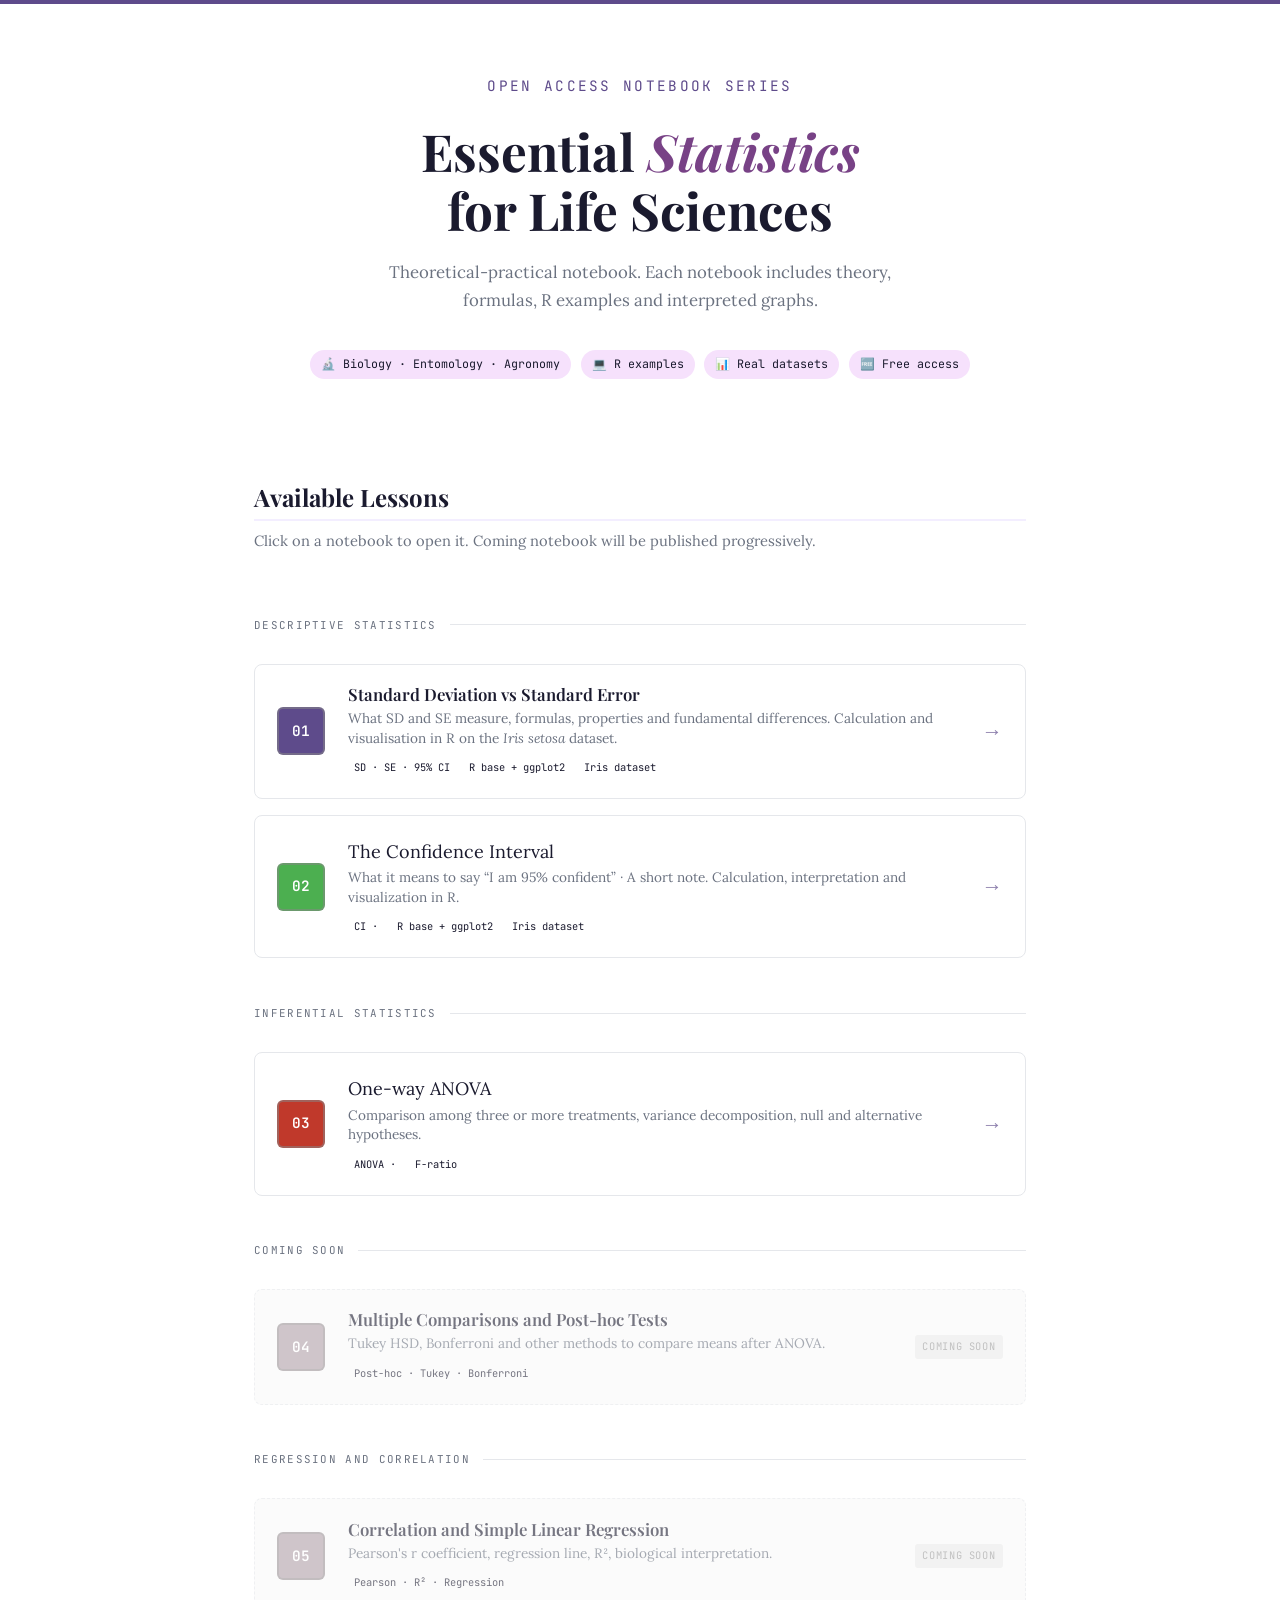
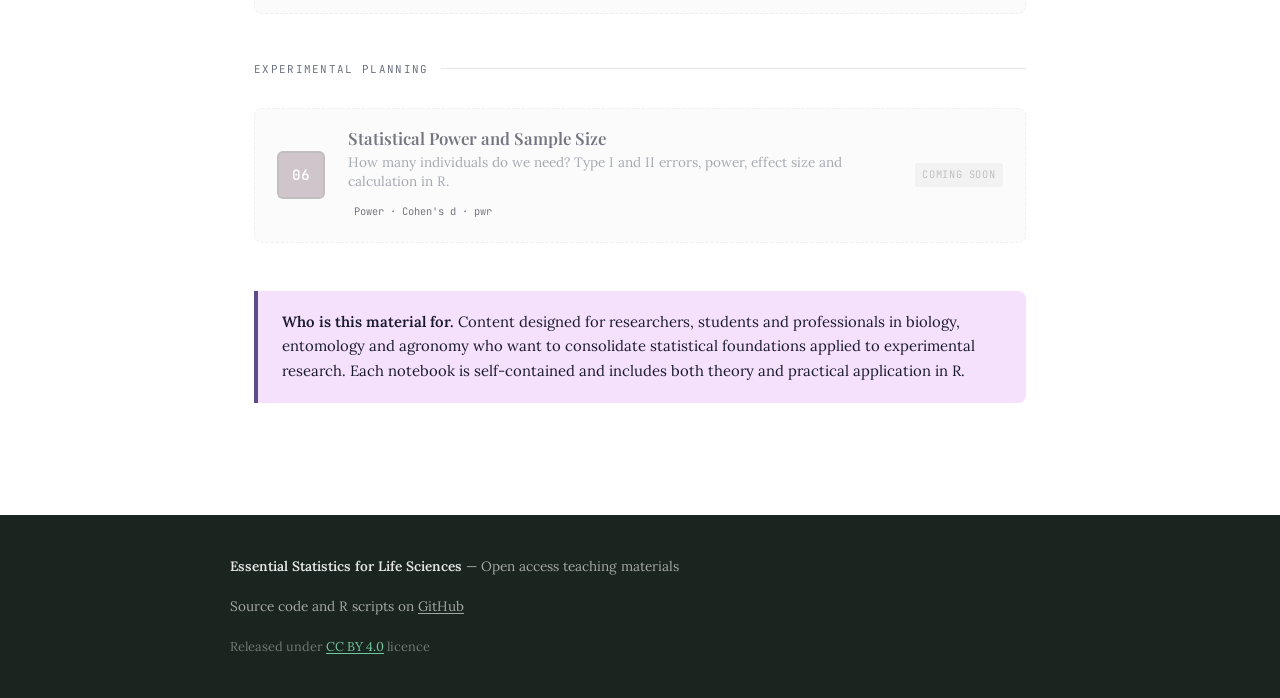
<file: index.html>
<!DOCTYPE html>
<html lang="en">
<head>
  <script defer src="https://cloud.umami.is/script.js" data-website-id="d18c2bd5-46ad-4006-9144-2deb850b11ed"></script>
<meta charset="UTF-8">
<meta name="viewport" content="width=device-width, initial-scale=1.0">
<title>Essential Statistics for Life Sciences</title>
<meta name="description" content="Series of theoretical-practical statistics notebook. Examples in R with real datasets.">
<link rel="preconnect" href="https://fonts.googleapis.com">
<link rel="preconnect" href="https://fonts.gstatic.com" crossorigin>
<link href="https://fonts.googleapis.com/css2?family=Playfair+Display:ital,wght@0,400;0,600;0,700;1,400&family=Lora:ital,wght@0,400;0,500;1,400&family=JetBrains+Mono:wght@400;500&display=swap" rel="stylesheet">
<link rel="stylesheet" href="style.css">
<style>
.hero{border-top:4px solid var(--violet);padding:4rem 1.5rem 3rem;text-align:center;background:#fff;color:var(--text)}
.hero .inner{max-width:680px;margin:0 auto}
.hero .series-label{display:inline-block;font-family:var(--mono);font-size:.90rem;letter-spacing:.16em;text-transform:uppercase;color:var(--violet);margin-bottom:1.4rem}
.hero h1{font-family:var(--display);font-size:clamp(2rem,5vw,3.2rem);font-weight:700;line-height:1.15;color:var(--text);margin-bottom:1.2rem}
.hero h1 em{color:rgb(120, 66, 134);font-style:italic}
.hero .hero-sub{font-size:1.05rem;color:var(--text-muted);max-width:520px;margin:0 auto 2.2rem;line-height:1.65}
.hero .pills{display:flex;flex-wrap:wrap;justify-content:center;gap:.6rem}
.hero .pill{background:rgb(246, 225, 252);color:var(--black);font-family:var(--mono);font-size:.73rem;padding:.35em .95em;border-radius:999px}

.lezioni-section{max-width:820px;margin:0 auto;padding:3.5rem 1.5rem 4rem}
.lezioni-section h2{font-family:var(--display);font-size:1.5rem;font-weight:700;color:var(--text);margin-bottom:.4rem;padding-bottom:.4rem;border-bottom:2px solid var(--violet-pale)}
.lezioni-section .section-sub{font-size:.92rem;color:var(--text-muted);margin-bottom:2rem}
.lezioni-grid{display:flex;flex-direction:column;gap:1rem}
.lesson-card{display:flex;align-items:center;gap:1.4rem;background:var(--bg-white);border:1px solid var(--border);border-radius:8px;padding:1.2rem 1.4rem;text-decoration:none;color:inherit;transition:border-color .15s,box-shadow .15s,transform .15s}
.lesson-card:hover{border-color:var(--grey);box-shadow:0 3px 14px rgba(94,75,139,.12);transform:translateY(-1px);color:inherit;text-decoration:none}
.lesson-card .num {flex-shrink: 0;width: 48px;height: 48px;color: #ffffff;border: 2px solid #8888;background:var(--violet);border-radius: 6px;display: flex;align-items: center;justify-content: center;font-family: var(--mono);font-size: .9rem;font-weight: 600;}.lesson-card .info{flex:1;min-width:0}.lesson-card .info .title{font-family:var(--display);font-size:1.05rem;font-weight:600;color:var(--text);margin-bottom:.2rem;line-height:1.3}
.lesson-card .info .desc{font-size:.85rem;color:var(--text-muted);line-height:1.45}
.lesson-card .info .tags{display:flex;flex-wrap:wrap;gap:.4rem;margin-top:.5rem}
.lesson-card .info .tag{font-family:var(--mono);font-size:.65rem;background: rgb
  (233, 226, 229);color:var(--black);padding:.15em .6em;border-radius:3px}
.lesson-card .arrow{flex-shrink:0;color:var(--violet);font-size:1.3rem;opacity:.7}
.lesson-card.coming{background:#fafaf9;border-style:dashed;cursor:default;pointer-events:none;opacity:.6}
.lesson-card.coming .num{background:#b0a0a8}
.lesson-card.coming .arrow{display:none}
.lesson-card.coming .badge{flex-shrink:0;font-family:var(--mono);font-size:.65rem;color:#999;background:#ebebeb;padding:.25em .7em;border-radius:3px;letter-spacing:.06em;text-transform:uppercase;white-space:nowrap}

.lesson-card2{display:flex;align-items:center;gap:1.4rem;background:var(--bg-white);border:1px solid var(--border);border-radius:8px;padding:1.2rem 1.4rem;text-decoration:none;color:inherit;transition:border-color .15s,box-shadow .15s,transform .15s}
.lesson-card2:hover{border-color:var(--grey);box-shadow:0 3px 14px rgba(94,75,139,.12);transform:translateY(-1px);color:inherit;text-decoration:none}
.lesson-card2 .num {flex-shrink: 0;width: 48px;height: 48px;color: #ffffff;border: 2px solid #8888;background:var(--green);border-radius: 6px;display: flex;align-items: center;justify-content: center;font-family: var(--mono);font-size: .9rem;font-weight: 600;}.lesson-card .info{flex:1;min-width:0}.lesson-card .info .title{font-family:var(--display);font-size:1.05rem;font-weight:600;color:var(--text);margin-bottom:.2rem;line-height:1.3}
.lesson-card2 .info .desc{font-size:.85rem;color:var(--text-muted);line-height:1.45}
.lesson-card2 .info .tags{display:flex;flex-wrap:wrap;gap:.4rem;margin-top:.5rem}
.lesson-card2 .info .tag{font-family:var(--mono);font-size:.65rem;background: rgb
  (233, 226, 229);color:var(--black);padding:.15em .6em;border-radius:3px}
.lesson-card2 .arrow{flex-shrink:0;color:var(--violet);font-size:1.3rem;opacity:.7}
.lesson-card2.coming{background:#fafaf9;border-style:dashed;cursor:default;pointer-events:none;opacity:.6}
.lesson-card2.coming .num{background:#b0a0a8}
.lesson-card2.coming .arrow{display:none}
.lesson-card2.coming .badge{flex-shrink:0;font-family:var(--mono);font-size:.65rem;color:#999;background:#ebebeb;padding:.25em .7em;border-radius:3px;letter-spacing:.06em;text-transform:uppercase;white-space:nowrap}

.lesson-card3{display:flex;align-items:center;gap:1.4rem;background:var(--bg-white);border:1px solid var(--border);border-radius:8px;padding:1.2rem 1.4rem;text-decoration:none;color:inherit;transition:border-color .15s,box-shadow .15s,transform .15s}
.lesson-card3:hover{border-color:var(--grey);box-shadow:0 3px 14px rgba(94,75,139,.12);transform:translateY(-1px);color:inherit;text-decoration:none}
.lesson-card3 .num {flex-shrink: 0;width: 48px;height: 48px;color: #ffffff;border: 2px solid #8888;background:#c0392b;border-radius: 6px;display: flex;align-items: center;justify-content: center;font-family: var(--mono);font-size: .9rem;font-weight: 600;}.lesson-card3 .info .desc{font-size:.85rem;color:var(--text-muted);line-height:1.45}
.lesson-card3 .info .tags{display:flex;flex-wrap:wrap;gap:.4rem;margin-top:.5rem}
.lesson-card3
 .info .tag{font-family:var(--mono);font-size:.65rem;background: rgb
  (233, 226, 229);color:var(--black);padding:.15em .6em;border-radius:3px}
.lesson-card3 .arrow{flex-shrink:0;color:var(--violet);font-size:1.3rem;opacity:.7}
.lesson-card3.coming{background:#fafaf9;border-style:dashed;cursor:default;pointer-events:none;opacity:.6}
.lesson-card3.coming .num{background:#b0a0a8}
.lesson-card3.coming .arrow{display:none}
.lesson-card2.coming .badge{flex-shrink:0;font-family:var(--mono);font-size:.65rem;color:#999;background:#ebebeb;padding:.25em .7em;border-radius:3px;letter-spacing:.06em;text-transform:uppercase;white-space:nowrap}

.topic-divider{display:flex;align-items:center;gap:.8rem;margin:1.8rem 0 .8rem}
.topic-divider span{font-family:var(--mono);font-size:.68rem;text-transform:uppercase;letter-spacing:.12em;color:var(--text-muted);white-space:nowrap}
.topic-divider::after{content:'';flex:1;height:1px;background:var(--border)}
.about-box{background:rgb(246, 225, 252);border-left:4px solid var(--violet);border-radius:0 8px 8px 0;padding:1.2rem 1.5rem;margin-top:3rem;font-size:.93rem;line-height:1.65;color:var(--black}
.about-box strong{color:var(--black)}
@media(max-width:560px){.lesson-card{gap:1rem;padding:1rem}.lesson-card .num{width:40px;height:40px;font-size:.8rem}.lesson-card .info .title{font-size:.95rem}}
</style>
</head>
<body>
<header class="hero">
  <div class="inner">
    <span class="series-label">Open access notebook series</span>
    <h1>Essential <em>Statistics</em><br>for Life Sciences</h1>
    <p class="hero-sub">Theoretical-practical notebook. Each notebook includes theory, formulas, R examples and interpreted graphs.</p>
    <div class="pills">
      <span class="pill">🔬 Biology · Entomology · Agronomy</span>
      <span class="pill">💻 R examples</span>
      <span class="pill">📊 Real datasets</span>
      <span class="pill">🆓 Free access</span>
    </div>
  </div>
</header>
<main class="lezioni-section">
  <h2>Available Lessons</h2>
  <p class="section-sub">Click on a notebook to open it. Coming notebook will be published progressively.</p>
  <div class="lezioni-grid">
    <div class="topic-divider"><span>Descriptive Statistics</span></div>
    <a href="SD_vs_SE/notebook-01.html" class="lesson-card">
      <div class="num">01</div>
      <div class="info">
        <div class="title">Standard Deviation vs Standard Error</div>
        <div class="desc">What SD and SE measure, formulas, properties and fundamental differences. Calculation and visualisation in R on the <em>Iris setosa</em> dataset.</div>
        <div class="tags"><span class="tag">SD · SE · 95% CI</span><span class="tag">R base + ggplot2</span><span class="tag">Iris dataset</span></div>
      </div>
      <span class="arrow">→</span>
    </a>
    <a href="CI/notebook-02.html" class="lesson-card2">
      <div class="num">02</div>
      <div class="info">
        <div class="title">The Confidence Interval</div>
        <div class="desc">What it means to say “I am 95% confident” · A short note. Calculation, interpretation and visualization in R.</div>
        <div class="tags"><span class="tag">CI · </span><span class="tag">R base + ggplot2</span><span class="tag">Iris dataset</span></div>
      </div>
      <span class="arrow">→</span>
    </a>
    
     <div class="topic-divider"><span>Inferential Statistics</span></div>

        <a href="One_Way_Anova/Notebook-03.html" class="lesson-card3">
        <div class="num">03</div>
        <div class="info"> 
        <div class="title">One-way ANOVA</div>
        <div class="desc">Comparison among three or more treatments, variance decomposition, null and alternative hypotheses.</div>
        <div class="tags"><span class="tag">ANOVA · </span><span class="tag">F-ratio</span></div>
      </div>
      <span class="arrow">→</span>
</a>
    <div class="topic-divider"><span>Coming soon</span></div>

    <div class="lesson-card coming">
      <div class="num">04</div>
      <div class="info">
        <div class="title">Multiple Comparisons and Post-hoc Tests</div>
        <div class="desc">Tukey HSD, Bonferroni and other methods to compare means after ANOVA.</div>
        <div class="tags"><span class="tag">Post-hoc · Tukey · Bonferroni</span></div>
      </div>
      <span class="badge">Coming soon</span>
    </div>
    <div class="topic-divider"><span>Regression and Correlation</span></div>
    <div class="lesson-card coming">
      <div class="num">05</div>
      <div class="info">
        <div class="title">Correlation and Simple Linear Regression</div>
        <div class="desc">Pearson's r coefficient, regression line, R², biological interpretation.</div>
        <div class="tags"><span class="tag">Pearson · R² · Regression</span></div>
      </div>
      <span class="badge">Coming soon</span>
    </div>
    <div class="topic-divider"><span>Experimental Planning</span></div>
    <div class="lesson-card coming">
      <div class="num">06</div>
      <div class="info">
        <div class="title">Statistical Power and Sample Size</div>
        <div class="desc">How many individuals do we need? Type I and II errors, power, effect size and calculation in R.</div>
        <div class="tags"><span class="tag">Power · Cohen's d · pwr</span></div>
      </div>
      <span class="badge">Coming soon</span>
    </div>
  </div>
  <div class="about-box">
    <strong>Who is this material for.</strong>
    Content designed for researchers, students and professionals in biology, entomology and agronomy who want to consolidate statistical foundations applied to experimental research. Each notebook is self-contained and includes both theory and practical application in R.
  </div>
</main>
<footer>
  <div class="inner">
    <p><strong style="color:rgba(255,255,255,.88)">Essential Statistics for Life Sciences</strong> — Open access teaching materials</p>
    <p style="margin-top:.5rem">Source code and R scripts on <a href="https://github.com/Il-Nulla-Cosmico/statistics_essentials">GitHub</a></p>
    <p style="margin-top:.8rem;color:rgba(255,255,255,.38);font-size:.8rem">Released under <a href="https://creativecommons.org/licenses/by/4.0/" style="color:#74c69d">CC BY 4.0</a> licence</p>
  </div>
</footer>
</body>
</html>
</file>
<file: style.css>
/* ============================================================
   DESIGN TOKENS — Distill style from notebook-01.html
   ============================================================ */

@import url('https://fonts.googleapis.com/css2?family=Playfair+Display:ital,wght@0,400;0,600;0,700;1,400&family=Lora:ital,wght@0,400;0,500;1,400&family=JetBrains+Mono:wght@400;500&display=swap');

:root {
  --violet:       #5e4b8b;
  --violet-mid:   #9b72cf;
  --violet-light: #c084fc;
  --violet-pale:  #f3eeff;
  --fuchsia:      #e879a0;
  --fuchsia-pale: #fce7f0;
  --rose-pale:    #f0abcb;
  --text:         #1a1a2e;
  --text-muted:   #6b7280;
  --bg:           #ffffff;
  --bg-off:       #fafaf9;
  --border:       #e5e7eb;
  --r-bg:         #f5f5f2;
  --r-header:     #ebebe7;
  --r-output:     #1e1e2e;
  --green:        #4caf50;
  --serif:        'Lora', Georgia, serif;
  --display:      'Playfair Display', Georgia, serif;
  --mono:         'JetBrains Mono', monospace;
  --col-text:     680px;
  --col-wide:     960px;
  --col-full:     1100px;
}

/* ============================================================
   RESET & BASE
   ============================================================ */
*, *::before, *::after { box-sizing: border-box; margin: 0; padding: 0; }
html  { scroll-behavior: smooth; }
body  {
  font-family: var(--serif);
  font-size: 18px;
  line-height: 1.85;
  color: var(--text);
  background: var(--bg);
}

/* ============================================================
   LAYOUT
   ============================================================ */
.l-body,
.l-wide,
.l-full {
  margin-left: auto;
  margin-right: auto;
  padding: 0 1.5rem;
}
.l-body { max-width: var(--col-text); }
.l-wide { max-width: var(--col-wide); }
.l-full { max-width: var(--col-full); }

/* ============================================================
   HEADER
   ============================================================ */
.site-header {
  border-top: 4px solid var(--violet);
  padding: 4rem 1.5rem 3rem;
  text-align: center;
  max-width: var(--col-text);
  margin: 0 auto;
}
.site-header .series-label {
  font-family: var(--mono);
  font-size: 0.72rem;
  letter-spacing: 0.16em;
  text-transform: uppercase;
  color: var(--violet);
  display: block;
  margin-bottom: 1.4rem;
}
.site-header h1 {
  font-family: var(--display);
  font-size: clamp(2rem, 4.5vw, 3rem);
  font-weight: 700;
  line-height: 1.15;
  color: var(--text);
  margin-bottom: 0.8rem;
}
.site-header h1 em {
  color: var(--violet);
  font-style: italic;
}
.site-header .subtitle {
  font-size: 1rem;
  color: var(--text-muted);
  margin-bottom: 1.8rem;
  line-height: 1.6;
}
.site-header .meta {
  display: flex;
  flex-wrap: wrap;
  justify-content: center;
  gap: 0.5rem 1.5rem;
  font-family: var(--mono);
  font-size: 0.72rem;
  color: var(--text-muted);
  letter-spacing: 0.04em;
}
.site-header .divider {
  width: 48px;
  height: 3px;
  background: var(--violet-light);
  margin: 2rem auto 0;
  border-radius: 2px;
}

/* ============================================================
   STICKY NAV
   ============================================================ */
nav.toc {
  background: rgba(255,255,255,0.95);
  backdrop-filter: blur(8px);
  border-bottom: 1px solid var(--border);
  padding: 0.65rem 1.5rem;
  position: sticky;
  top: 0;
  z-index: 100;
  box-shadow: 0 1px 8px rgba(0,0,0,0.06);
}
nav.toc .toc-inner {
  max-width: var(--col-wide);
  margin: 0 auto;
  display: flex;
  align-items: center;
  flex-wrap: wrap;
  gap: 0.2rem;
}
nav.toc .toc-label {
  font-family: var(--mono);
  font-size: 0.65rem;
  text-transform: uppercase;
  letter-spacing: 0.12em;
  color: var(--text-muted);
  margin-right: 1rem;
}
nav.toc a {
  font-family: var(--serif);
  font-size: 0.78rem;
  color: var(--text-muted);
  text-decoration: none;
  padding: 0.25em 0.6em;
  border-radius: 3px;
  transition: background 0.15s, color 0.15s;
}
nav.toc a:hover { background: var(--violet-pale); color: var(--violet); }

/* ============================================================
   MAIN
   ============================================================ */
main { padding: 4rem 0 5rem; }

/* ============================================================
   MOVEMENT SECTIONS
   ============================================================ */
.movement {
  margin-bottom: 5rem;
}
.movement[id] { scroll-margin-top: 60px; }

.movement-label {
  display: block;
  font-family: var(--mono);
  font-size: 0.65rem;
  text-transform: uppercase;
  letter-spacing: 0.18em;
  color: var(--violet-mid);
  margin-bottom: 0.6rem;
}
h2 {
  font-family: var(--display);
  font-size: 1.85rem;
  font-weight: 700;
  color: var(--text);
  line-height: 1.2;
  margin-bottom: 1.8rem;
}
h3 {
  font-family: var(--display);
  font-size: 1.18rem;
  font-weight: 600;
  color: var(--text);
  margin: 2.2rem 0 0.7rem;
}
p { margin-bottom: 1.1rem; }
p:last-child { margin-bottom: 0; }
strong { font-weight: 600; }
em { font-style: italic; }
a { color: var(--violet); text-underline-offset: 2px; }
a:hover { color: var(--fuchsia); }
code {
  font-family: var(--mono);
  font-size: 0.83em;
  background: #f0eef8;
  color: #4a3870;
  padding: 0.1em 0.4em;
  border-radius: 3px;
}

/* ============================================================
   DROPCAP
   ============================================================ */
.dropcap::first-letter {
  font-family: var(--display);
  font-size: 3.8rem;
  font-weight: 700;
  float: left;
  line-height: 0.78;
  margin-right: 0.1em;
  margin-top: 0.08em;
  color: var(--violet);
}

/* ============================================================
   FORMULA BOX
   ============================================================ */
.formula-box {
  background: var(--violet-pale);
  border-left: 3px solid var(--violet);
  border-radius: 0 8px 8px 0;
  padding: 1.4rem 1.8rem;
  margin: 1.8rem 0;
  overflow-x: auto;
}
.formula-box .formula-label {
  font-family: var(--mono);
  font-size: 0.65rem;
  text-transform: uppercase;
  letter-spacing: 0.12em;
  color: var(--violet);
  display: block;
  margin-bottom: 0.8rem;
}
.formula-box .formula-note {
  margin: 0.7rem 0 0;
  font-size: 0.88rem;
  color: var(--text-muted);
  max-width: none;
}

/* ============================================================
   CALLOUT
   ============================================================ */
.callout {
  border-left: 3px solid var(--violet);
  background: var(--violet-pale);
  padding: 0.9rem 1.3rem;
  border-radius: 0 6px 6px 0;
  margin: 1.6rem 0;
}
.callout.warn  { border-color: var(--fuchsia); background: var(--fuchsia-pale); }
.callout.info  { border-color: #1565c0; background: #e3f0fc; }
.callout-title {
  font-family: var(--mono);
  font-size: 0.65rem;
  text-transform: uppercase;
  letter-spacing: 0.1em;
  color: var(--violet);
  display: block;
  margin-bottom: 0.4rem;
}
.callout.warn .callout-title { color: var(--fuchsia); }
.callout.info .callout-title { color: #1565c0; }
.callout p { margin: 0; font-size: 0.93rem; max-width: none; }

/* ============================================================
   PROP LIST
   ============================================================ */
.prop-list { list-style: none; padding: 0; margin: 0.6rem 0 1.2rem; }
.prop-list li {
  padding: 0.45rem 0 0.45rem 1.6rem;
  position: relative;
  border-bottom: 1px solid #f0eef8;
  font-size: 0.97rem;
}
.prop-list li:last-child { border-bottom: none; }
.prop-list li::before { content: '▸'; position: absolute; left: 0; color: var(--violet); }

/* ============================================================
   R CODE BOX
   ============================================================ */
.r-box {
  background: var(--r-bg);
  border: 1px solid #ddd;
  border-left: 4px solid var(--violet);
  border-radius: 0 8px 8px 0;
  margin: 2.5rem 0;
  overflow: hidden;
}
.r-box-header {
  display: flex;
  align-items: center;
  justify-content: space-between;
  padding: 0.6rem 1.2rem;
  background: var(--r-header);
  border-bottom: 1px solid #ddd;
  gap: 1rem;
  flex-wrap: wrap;
}
.r-box-title {
  display: flex;
  align-items: center;
  gap: 0.6rem;
  font-family: var(--mono);
  font-size: 0.78rem;
  color: #2c2c3e;
  font-weight: 500;
}
.r-tag {
  background: var(--violet);
  color: #fff;
  font-family: var(--mono);
  font-size: 0.62rem;
  padding: 0.2em 0.6em;
  border-radius: 3px;
  letter-spacing: 0.04em;
}
.r-box-link {
  font-family: var(--mono);
  font-size: 0.72rem;
  color: var(--violet);
  text-decoration: none;
  padding: 0.22em 0.7em;
  border: 1px solid var(--violet);
  border-radius: 4px;
  transition: background 0.15s, color 0.15s;
}
.r-box-link:hover { background: var(--violet); color: #fff; }
.r-box pre { margin: 0; padding: 1.1rem 1.4rem; background: transparent !important; overflow-x: auto; }
.r-box pre code,
.r-box pre code.hljs {
  background: transparent !important;
  font-family: var(--mono);
  font-size: 0.8rem;
  line-height: 1.65;
}
.r-output {
  background: var(--r-output);
  color: #c9b8ff;
  font-family: var(--mono);
  font-size: 0.76rem;
  padding: 0.9rem 1.4rem;
  border-top: 1px solid #ddd;
  overflow-x: auto;
  line-height: 1.6;
  white-space: pre;
}
.r-output-label {
  display: block;
  font-size: 0.62rem;
  color: #9b72cf;
  margin-bottom: 0.5rem;
  text-transform: uppercase;
  letter-spacing: 0.1em;
}

/* ============================================================
   FIGURES
   ============================================================ */
.fig-wide {
  margin: 2.5rem auto;
  max-width: var(--col-wide);
  padding: 0 1.5rem;
}
.fig-narrow {
  margin: 2rem auto;
  max-width: var(--col-text);
  padding: 0 1.5rem;
}
.fig-inner {
  background: #fff;
  border: 1px solid var(--border);
  border-radius: 8px;
  overflow: hidden;
}
.fig-inner img { width: 100%; height: auto; display: block; }
.fig-placeholder {
  background: #f5f0ff;
  display: flex;
  align-items: center;
  justify-content: center;
  min-height: 200px;
  font-family: var(--mono);
  font-size: 0.75rem;
  color: #9b72cf;
  text-align: center;
  padding: 1.5rem;
  line-height: 1.6;
}
figcaption {
  padding: 0.7rem 1.1rem;
  font-size: 0.83rem;
  color: var(--text-muted);
  border-top: 1px solid var(--border);
  line-height: 1.55;
  font-style: italic;
}
figcaption strong { font-style: normal; color: var(--text); }

/* ============================================================
   COMPARISON TABLE
   ============================================================ */
.comp-table { width: 100%; border-collapse: collapse; margin: 1.5rem 0; font-size: 0.92rem; }
.comp-table th {
  background: var(--violet);
  color: #fff;
  font-family: var(--serif);
  font-weight: 600;
  padding: 0.6rem 1rem;
  text-align: left;
}
.comp-table th:first-child { border-radius: 4px 0 0 0; }
.comp-table th:last-child  { border-radius: 0 4px 0 0; }
.comp-table td { padding: 0.55rem 1rem; border-bottom: 1px solid var(--border); vertical-align: top; }
.comp-table tr:nth-child(even) td { background: var(--violet-pale); }
.comp-table tr:hover td { background: #ede8fa; transition: background 0.1s; }

/* ============================================================
   PRACTICAL RULE BOX
   ============================================================ */
.rule-box {
  background: linear-gradient(135deg, var(--violet-pale) 0%, var(--fuchsia-pale) 100%);
  border: 1.5px solid var(--violet-light);
  border-radius: 10px;
  padding: 2rem 2.2rem;
  margin: 2rem 0;
}
.rule-box h3 {
  font-family: var(--display);
  font-size: 1.1rem;
  color: var(--violet);
  margin: 0 0 1rem;
}

/* ============================================================
   FUTURE NOTE
   ============================================================ */
.future-note {
  background: var(--bg-off);
  border: 1px dashed #c4b5e8;
  border-radius: 6px;
  padding: 0.9rem 1.2rem;
  margin: 1.8rem 0;
  font-size: 0.88rem;
  color: var(--text-muted);
}
.future-note .fn-title {
  font-family: var(--mono);
  font-size: 0.63rem;
  text-transform: uppercase;
  letter-spacing: 0.1em;
  color: #b0a0d0;
  display: block;
  margin-bottom: 0.35rem;
}

/* ============================================================
   MOVEMENT SEPARATOR
   ============================================================ */
.movement-sep {
  display: flex;
  align-items: center;
  gap: 1rem;
  margin: 4rem auto;
  max-width: var(--col-text);
  padding: 0 1.5rem;
}
.movement-sep::before,
.movement-sep::after {
  content: '';
  flex: 1;
  height: 1px;
  background: linear-gradient(to right, transparent, var(--violet-light), transparent);
}
.movement-sep span {
  font-family: var(--mono);
  font-size: 0.65rem;
  letter-spacing: 0.16em;
  text-transform: uppercase;
  color: var(--violet-mid);
  white-space: nowrap;
}

/* ============================================================
   FOOTER
   ============================================================ */
footer {
  background: #1a1a2e;
  color: rgba(255,255,255,0.55);
  padding: 2.5rem 1.5rem;
  margin-top: 4rem;
}
footer .inner {
  max-width: var(--col-wide);
  margin: 0 auto;
  font-size: 0.83rem;
  line-height: 1.7;
}
footer a { color: var(--violet-light); }
footer code { background: rgba(255,255,255,0.1); color: var(--violet-light); padding: 0.1em 0.4em; border-radius: 3px; }

/* ============================================================
   RESPONSIVE
   ============================================================ */
@media (max-width: 640px) {
  body { font-size: 16px; }
  nav.toc a { font-size: 0.7rem; padding: 0.2em 0.4em; }
  .comp-table { font-size: 0.8rem; }
  .comp-table td, .comp-table th { padding: 0.4rem 0.6rem; }
  .r-box pre code { font-size: 0.72rem; }
}

/* ============================================================
   FIGURE GRID
   ============================================================ */
.figures-grid {
  display: grid;
  grid-template-columns: repeat(auto-fit, minmax(330px, 1fr));
  gap: 1.4rem; margin: 1.5rem 0;
}
.fig { background: var(--bg-white); border: 1px solid var(--border); border-radius: 6px; overflow: hidden; }
.fig img { width: 100%; height: auto; display: block; }
.fig-caption {
  padding: 0.55rem 0.9rem;
  font-size: 0.82rem; color: var(--text-muted); font-style: italic;
  border-top: 1px solid var(--border); line-height: 1.5;
}
.fig-caption strong { color: var(--text); font-style: normal; }
.fig-placeholder {
  background: #eaeae5;
  display: flex; align-items: center; justify-content: center;
  min-height: 190px;
  font-family: var(--mono); font-size: 0.76rem; color: #9a9a90;
  text-align: center; padding: 1.2rem; line-height: 1.6;
}

/* ============================================================
   FUTURE NOTE
   ============================================================ */
.future-note {
  background: #f9f8f4; border: 1px dashed #bbb;
  border-radius: 6px; padding: 0.9rem 1.2rem;
  margin: 1.5rem 0; font-size: 0.9rem; color: var(--text-muted);
}
.future-note .fn-title {
  font-family: var(--mono); font-size: 0.68rem;
  text-transform: uppercase; letter-spacing: 0.1em;
  color: #aaa; display: block; margin-bottom: 0.35rem;
}

/* ============================================================
   FOOTER
   ============================================================ */
footer { background: #1a2520; color: rgba(255,255,255,0.6); padding: 2.5rem 2rem; margin-top: 3rem; }
footer .inner { max-width: 820px; margin: 0 auto; font-size: 0.85rem; line-height: 1.7; }
footer a { color: var(--green-light); }
footer code { background: rgba(255,255,255,0.1); color: #74c69d; padding: 0.1em 0.4em; border-radius: 3px; }

/* ============================================================
   RESPONSIVE
   ============================================================ */
@media (max-width: 640px) {
  nav.toc a { font-size: 0.73rem; padding: 0.22em 0.4em; }
  .figures-grid { grid-template-columns: 1fr; }
  .comp-table   { font-size: 0.82rem; }
  .comp-table td, .comp-table th { padding: 0.45rem 0.7rem; }
  .r-box pre code { font-size: 0.75rem; }
  p { max-width: none; }
}
</file>
